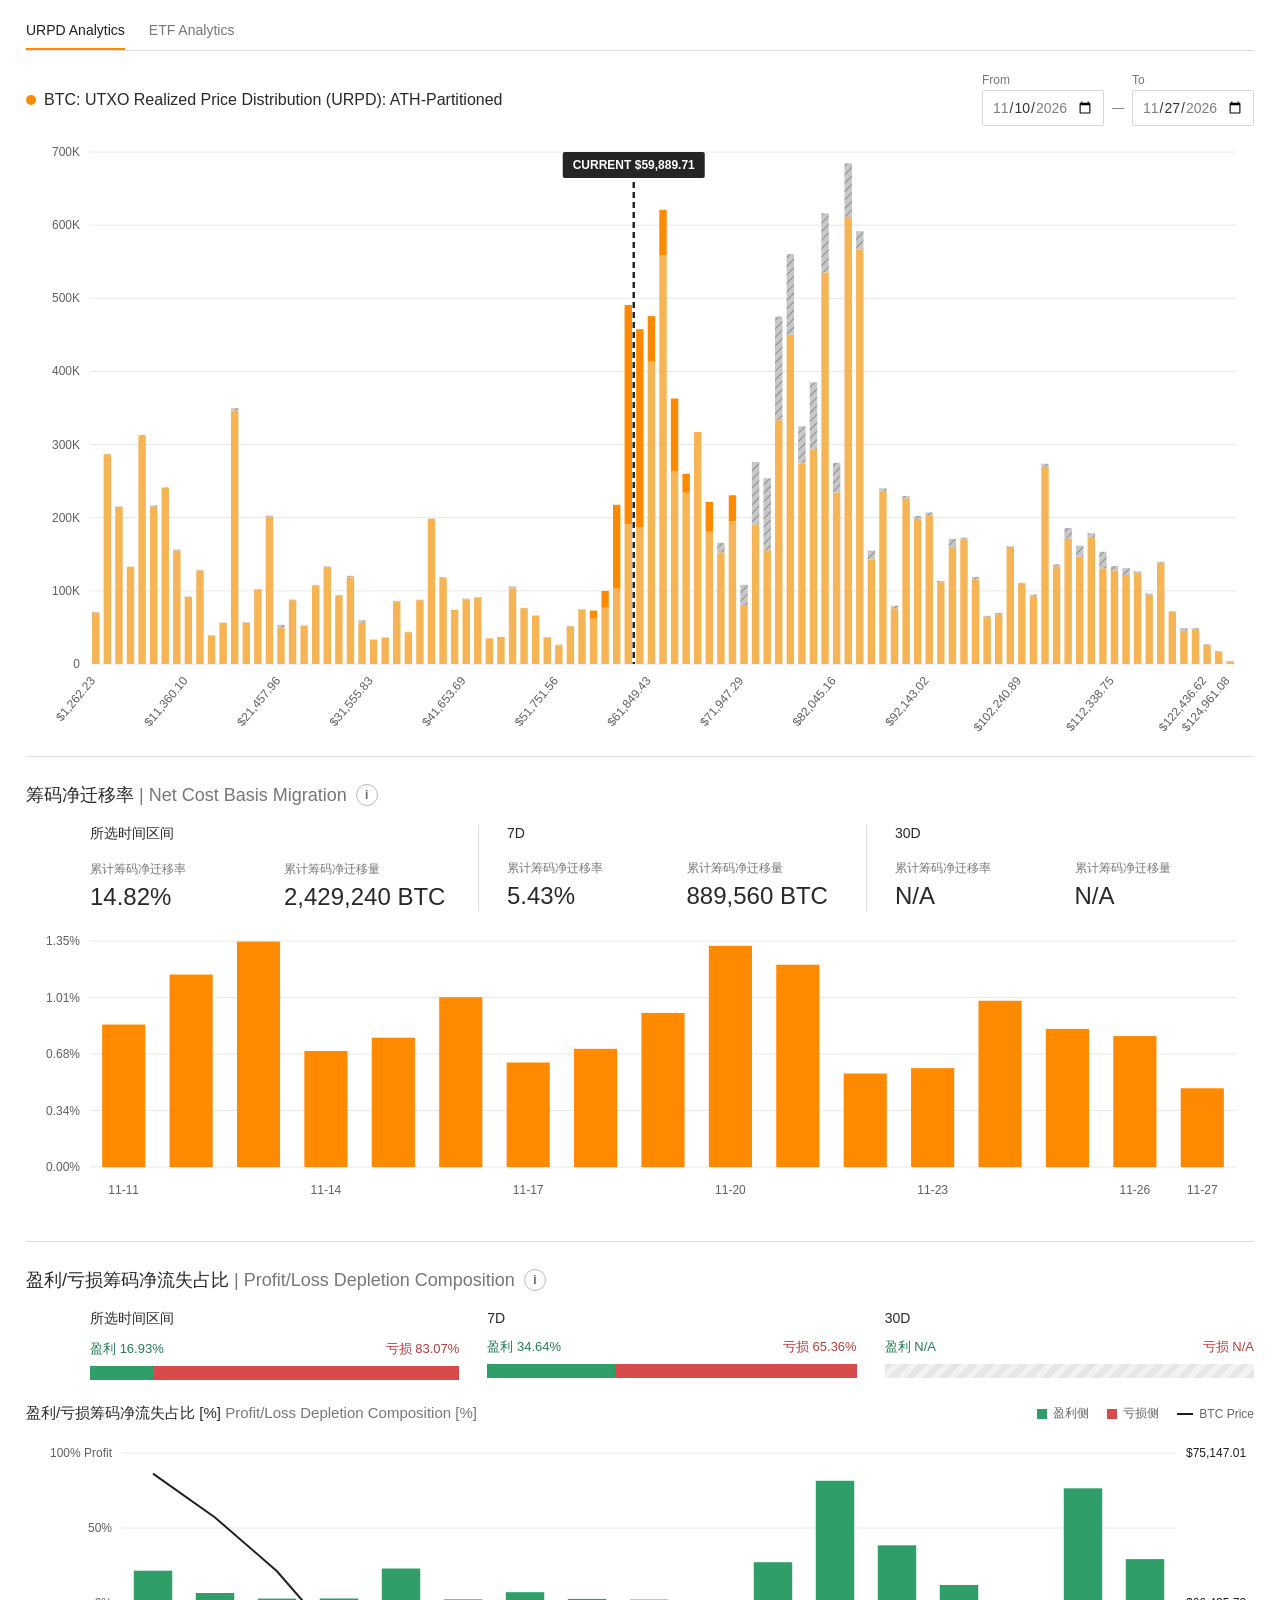
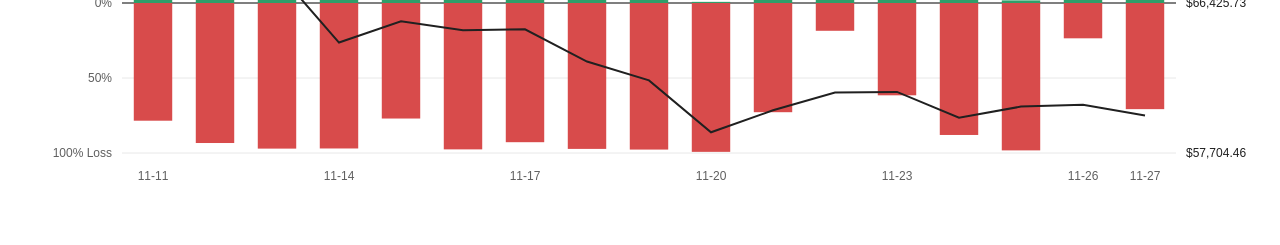
<file: index.html>
<!doctype html>
<html lang="zh-CN">
<head>
  <meta charset="utf-8">
  <meta name="viewport" content="width=device-width, initial-scale=1">
  <title>Bitcoin URPD</title>
  <link rel="stylesheet" href="styles.css">
</head>
<body>
  <main>
    <nav class="site-nav" aria-label="Analytics navigation"><a class="active" href="index.html">URPD Analytics</a><a href="etf.html">ETF Analytics</a></nav>
    <header>
      <h1>BTC: UTXO Realized Price Distribution (URPD): ATH-Partitioned</h1>
      <div class="range-picker">
        <label>From<input id="startDate" type="date" aria-label="起始日期"></label>
        <span>—</span>
        <label>To<input id="endDate" type="date" aria-label="结束日期"></label>
      </div>
    </header>
    <div id="selectionSummary" hidden aria-live="polite">
      <span><small>Price range</small><b id="selectedPrice">—</b></span>
      <span><small>Supply</small><b id="selectedSupply">—</b></span>
      <span><small>Net change</small><b id="selectedChange">—</b></span>
    </div>
    <div id="chartWrap">
      <svg id="chart" role="img" aria-label="Bitcoin UTXO realized price distribution"></svg>
      <div id="tooltip"></div>
    </div>
    <section id="migrationSection" aria-labelledby="migrationTitle">
      <div class="migration-heading">
        <h2 id="migrationTitle">筹码净迁移率 <span>| Net Cost Basis Migration</span></h2>
        <button class="info-button" type="button" aria-label="指标说明">i<span class="info-popover">筹码净迁移率衡量所选时间段内，BTC 在不同成本区间之间的可观察净迁移程度。计算方式为逐日比较 URPD 筹码分布，将每日净迁移量累加后除以期末 BTC 供应量。该指标反映成本分布的重组强度，不等同于实际链上换手率。</span></button>
      </div>
      <div class="migration-periods">
        <div class="migration-period">
          <h3>所选时间区间</h3>
          <div><small>累计筹码净迁移率</small><strong id="migrationRate">—</strong></div>
          <div><small>累计筹码净迁移量</small><strong id="migrationVolume">—</strong></div>
        </div>
        <div class="migration-period">
          <h3>7D</h3>
          <div><small>累计筹码净迁移率</small><strong id="migration7dRate">—</strong></div>
          <div><small>累计筹码净迁移量</small><strong id="migration7dVolume">—</strong></div>
        </div>
        <div class="migration-period">
          <h3>30D</h3>
          <div><small>累计筹码净迁移率</small><strong id="migration30dRate">—</strong></div>
          <div><small>累计筹码净迁移量</small><strong id="migration30dVolume">—</strong></div>
        </div>
      </div>
      <p id="migrationWarning" class="migration-warning" hidden></p>
      <div id="migrationChartWrap">
        <svg id="migrationChart" role="img" aria-label="每日筹码净迁移率"></svg>
        <div id="migrationTooltip"></div>
      </div>
    </section>
    <section id="depletionSection" aria-labelledby="depletionTitle">
      <div class="depletion-heading">
        <h2 id="depletionTitle">盈利/亏损筹码净流失占比 <span>| Profit/Loss Depletion Composition</span></h2>
        <button class="info-button" type="button" aria-label="指标说明">i<span class="info-popover">该指标按日统计各成本区间的筹码净减少量，并根据当日 BTC 价格将其归入盈利侧、亏损侧或跨现价未分类区间。它反映成本分布的净流失构成，不等同于实际卖出、已实现盈亏或链上换手量。</span></button>
      </div>
      <div class="depletion-periods">
        <div class="composition-period">
          <h3>所选时间区间</h3>
          <div class="composition-labels"><span>盈利 <b id="depletionProfit">—</b></span><span>亏损 <b id="depletionLoss">—</b></span></div>
          <div class="composition-track" id="depletionTrack"><i id="depletionProfitBar"></i><i id="depletionLossBar"></i></div>
        </div>
        <div class="composition-period">
          <h3>7D</h3>
          <div class="composition-labels"><span>盈利 <b id="depletion7dProfit">—</b></span><span>亏损 <b id="depletion7dLoss">—</b></span></div>
          <div class="composition-track" id="depletion7dTrack"><i id="depletion7dProfitBar"></i><i id="depletion7dLossBar"></i></div>
        </div>
        <div class="composition-period">
          <h3>30D</h3>
          <div class="composition-labels"><span>盈利 <b id="depletion30dProfit">—</b></span><span>亏损 <b id="depletion30dLoss">—</b></span></div>
          <div class="composition-track" id="depletion30dTrack"><i id="depletion30dProfitBar"></i><i id="depletion30dLossBar"></i></div>
        </div>
      </div>
      <p id="depletionWarning" class="depletion-warning" hidden></p>
      <div class="depletion-chart-heading">
        <h3 class="depletion-chart-title">盈利/亏损筹码净流失占比 [%] <span>Profit/Loss Depletion Composition [%]</span></h3>
        <div class="depletion-legend"><span><i class="profit-key"></i>盈利侧</span><span><i class="loss-key"></i>亏损侧</span><span><i class="price-key"></i>BTC Price</span></div>
      </div>
      <div id="depletionChartWrap">
        <svg id="depletionChart" role="img" aria-label="每日盈利和亏损成本区筹码净流失及 BTC 价格"></svg>
        <div id="depletionTooltip"></div>
      </div>
    </section>
  </main>
  <script src="utxo.js"></script>
  <script src="migration.js"></script>
  <script src="depletion.js"></script>
  <script src="app.js"></script>
</body>
</html>
</file>
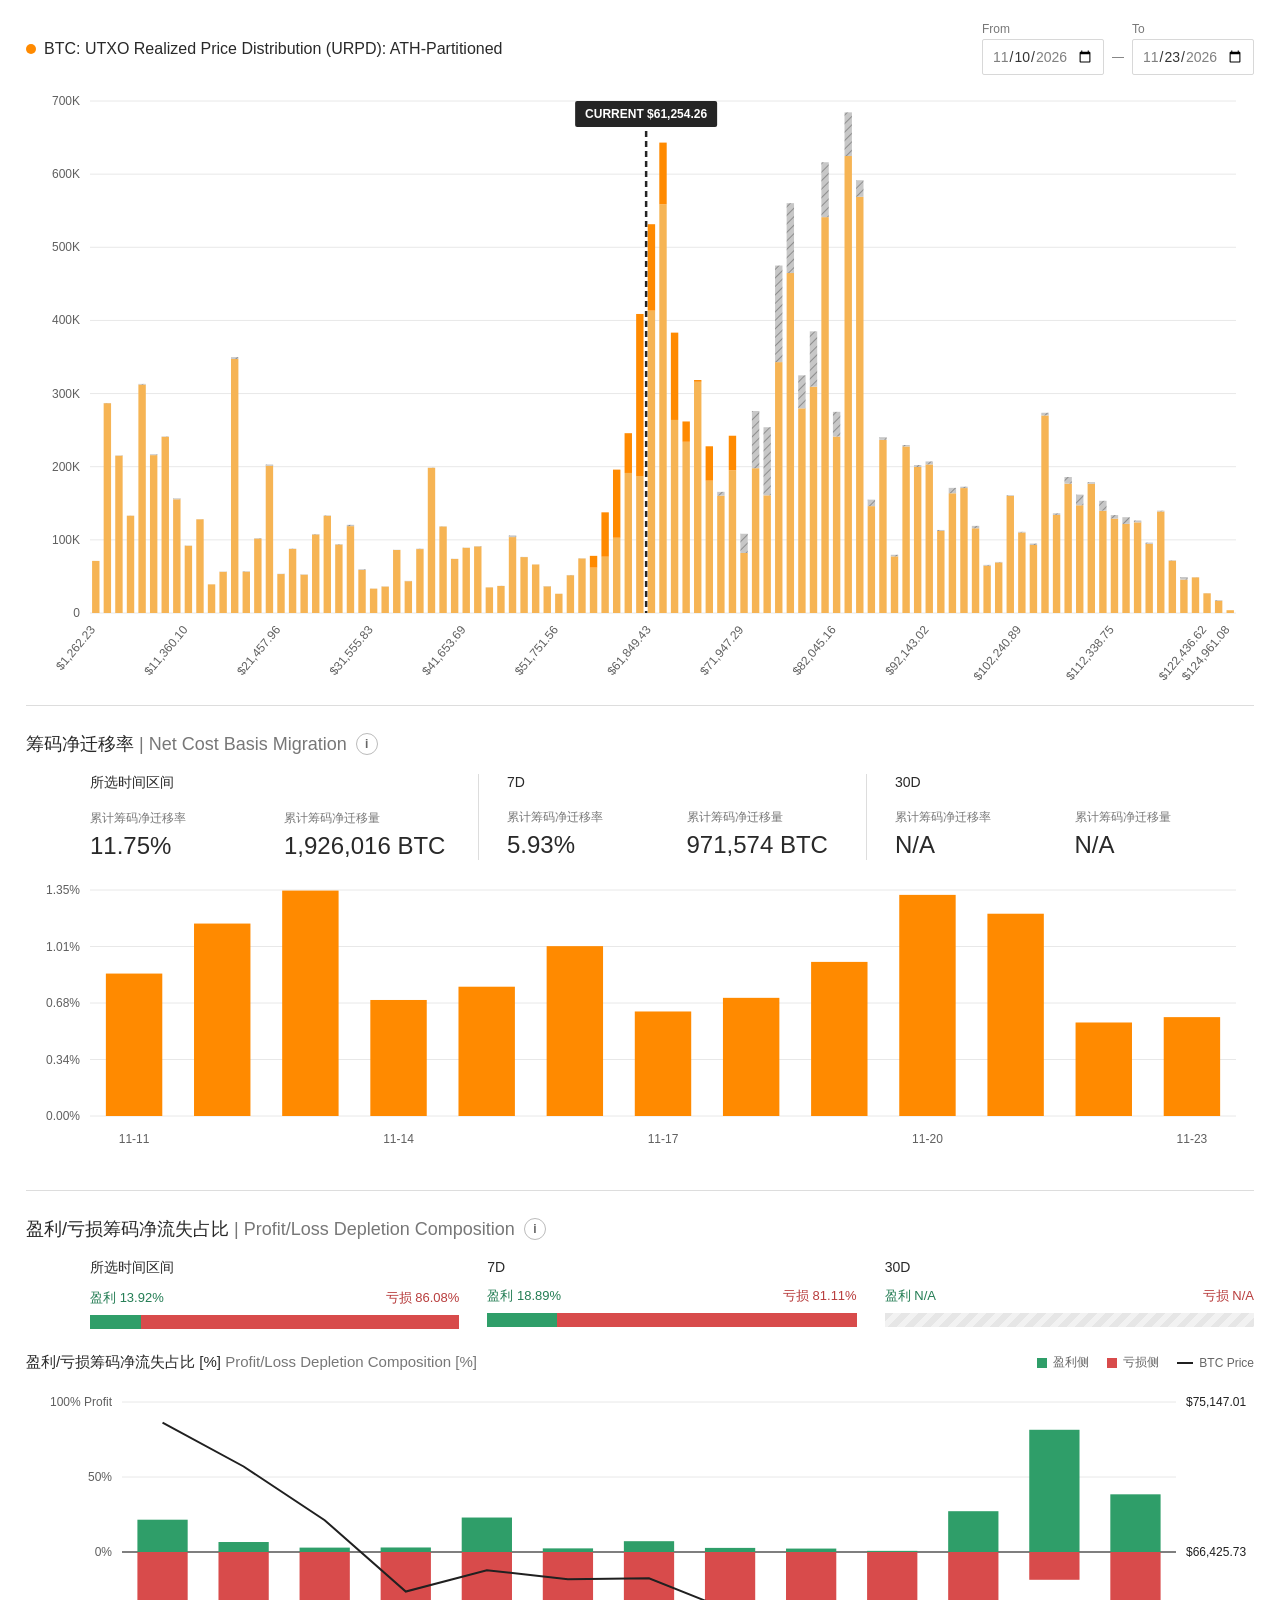
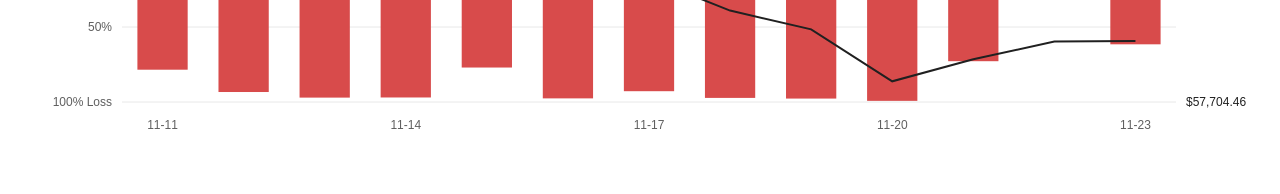
<file: BTC-onchain-pages/index.html>
<!doctype html>
<html lang="zh-CN">
<head>
  <meta charset="utf-8">
  <meta name="viewport" content="width=device-width, initial-scale=1">
  <title>Bitcoin URPD</title>
  <link rel="stylesheet" href="styles.css">
</head>
<body>
  <main>
    <header>
      <h1>BTC: UTXO Realized Price Distribution (URPD): ATH-Partitioned</h1>
      <div class="range-picker">
        <label>From<input id="startDate" type="date" aria-label="起始日期"></label>
        <span>—</span>
        <label>To<input id="endDate" type="date" aria-label="结束日期"></label>
      </div>
    </header>
    <div id="selectionSummary" hidden aria-live="polite">
      <span><small>Price range</small><b id="selectedPrice">—</b></span>
      <span><small>Supply</small><b id="selectedSupply">—</b></span>
      <span><small>Net change</small><b id="selectedChange">—</b></span>
    </div>
    <div id="chartWrap">
      <svg id="chart" role="img" aria-label="Bitcoin UTXO realized price distribution"></svg>
      <div id="tooltip"></div>
    </div>
    <section id="migrationSection" aria-labelledby="migrationTitle">
      <div class="migration-heading">
        <h2 id="migrationTitle">筹码净迁移率 <span>| Net Cost Basis Migration</span></h2>
        <button class="info-button" type="button" aria-label="指标说明">i<span class="info-popover">筹码净迁移率衡量所选时间段内，BTC 在不同成本区间之间的可观察净迁移程度。计算方式为逐日比较 URPD 筹码分布，将每日净迁移量累加后除以期末 BTC 供应量。该指标反映成本分布的重组强度，不等同于实际链上换手率。</span></button>
      </div>
      <div class="migration-periods">
        <div class="migration-period">
          <h3>所选时间区间</h3>
          <div><small>累计筹码净迁移率</small><strong id="migrationRate">—</strong></div>
          <div><small>累计筹码净迁移量</small><strong id="migrationVolume">—</strong></div>
        </div>
        <div class="migration-period">
          <h3>7D</h3>
          <div><small>累计筹码净迁移率</small><strong id="migration7dRate">—</strong></div>
          <div><small>累计筹码净迁移量</small><strong id="migration7dVolume">—</strong></div>
        </div>
        <div class="migration-period">
          <h3>30D</h3>
          <div><small>累计筹码净迁移率</small><strong id="migration30dRate">—</strong></div>
          <div><small>累计筹码净迁移量</small><strong id="migration30dVolume">—</strong></div>
        </div>
      </div>
      <p id="migrationWarning" class="migration-warning" hidden></p>
      <div id="migrationChartWrap">
        <svg id="migrationChart" role="img" aria-label="每日筹码净迁移率"></svg>
        <div id="migrationTooltip"></div>
      </div>
    </section>
    <section id="depletionSection" aria-labelledby="depletionTitle">
      <div class="depletion-heading">
        <h2 id="depletionTitle">盈利/亏损筹码净流失占比 <span>| Profit/Loss Depletion Composition</span></h2>
        <button class="info-button" type="button" aria-label="指标说明">i<span class="info-popover">该指标按日统计各成本区间的筹码净减少量，并根据当日 BTC 价格将其归入盈利侧、亏损侧或跨现价未分类区间。它反映成本分布的净流失构成，不等同于实际卖出、已实现盈亏或链上换手量。</span></button>
      </div>
      <div class="depletion-periods">
        <div class="composition-period">
          <h3>所选时间区间</h3>
          <div class="composition-labels"><span>盈利 <b id="depletionProfit">—</b></span><span>亏损 <b id="depletionLoss">—</b></span></div>
          <div class="composition-track" id="depletionTrack"><i id="depletionProfitBar"></i><i id="depletionLossBar"></i></div>
        </div>
        <div class="composition-period">
          <h3>7D</h3>
          <div class="composition-labels"><span>盈利 <b id="depletion7dProfit">—</b></span><span>亏损 <b id="depletion7dLoss">—</b></span></div>
          <div class="composition-track" id="depletion7dTrack"><i id="depletion7dProfitBar"></i><i id="depletion7dLossBar"></i></div>
        </div>
        <div class="composition-period">
          <h3>30D</h3>
          <div class="composition-labels"><span>盈利 <b id="depletion30dProfit">—</b></span><span>亏损 <b id="depletion30dLoss">—</b></span></div>
          <div class="composition-track" id="depletion30dTrack"><i id="depletion30dProfitBar"></i><i id="depletion30dLossBar"></i></div>
        </div>
      </div>
      <p id="depletionWarning" class="depletion-warning" hidden></p>
      <div class="depletion-chart-heading">
        <h3 class="depletion-chart-title">盈利/亏损筹码净流失占比 [%] <span>Profit/Loss Depletion Composition [%]</span></h3>
        <div class="depletion-legend"><span><i class="profit-key"></i>盈利侧</span><span><i class="loss-key"></i>亏损侧</span><span><i class="price-key"></i>BTC Price</span></div>
      </div>
      <div id="depletionChartWrap">
        <svg id="depletionChart" role="img" aria-label="每日盈利和亏损成本区筹码净流失及 BTC 价格"></svg>
        <div id="depletionTooltip"></div>
      </div>
    </section>
  </main>
  <script src="data/utxo.js"></script>
  <script src="migration.js"></script>
  <script src="depletion.js"></script>
  <script src="app.js"></script>
</body>
</html>
</file>
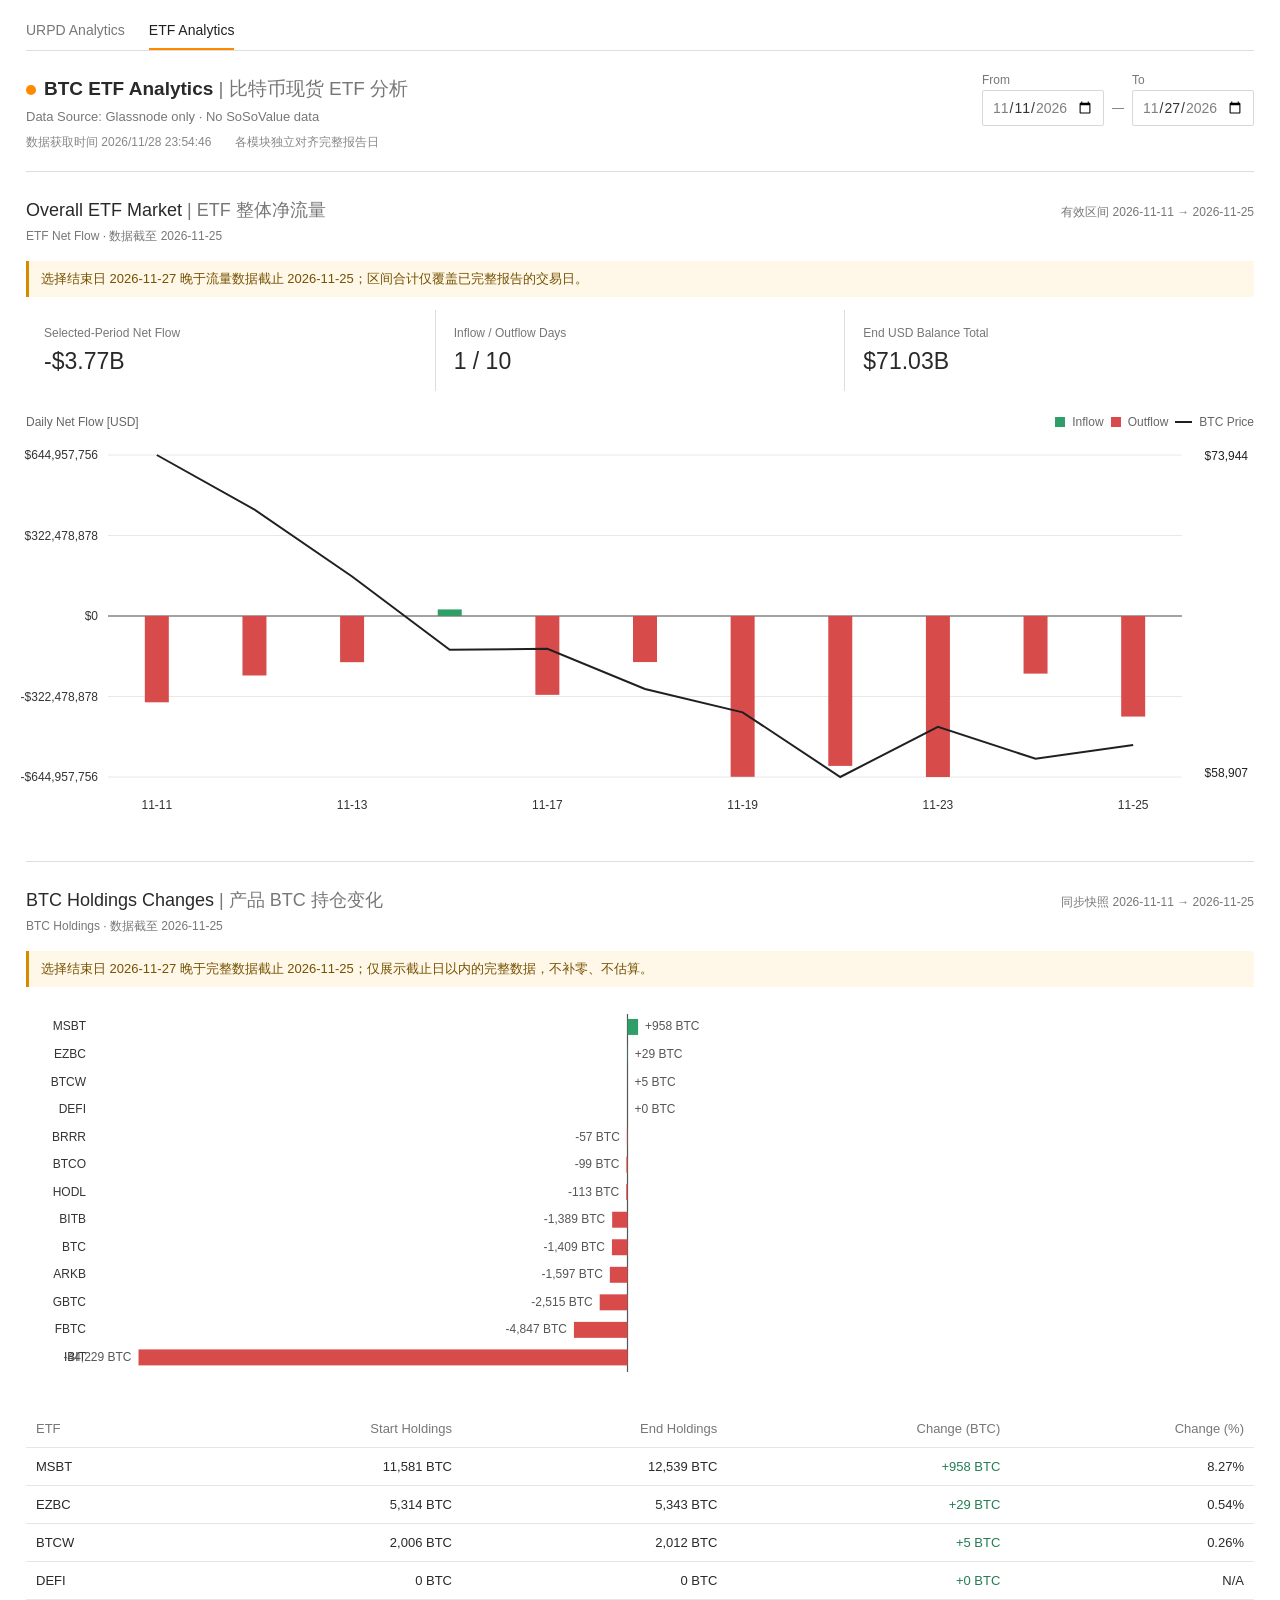
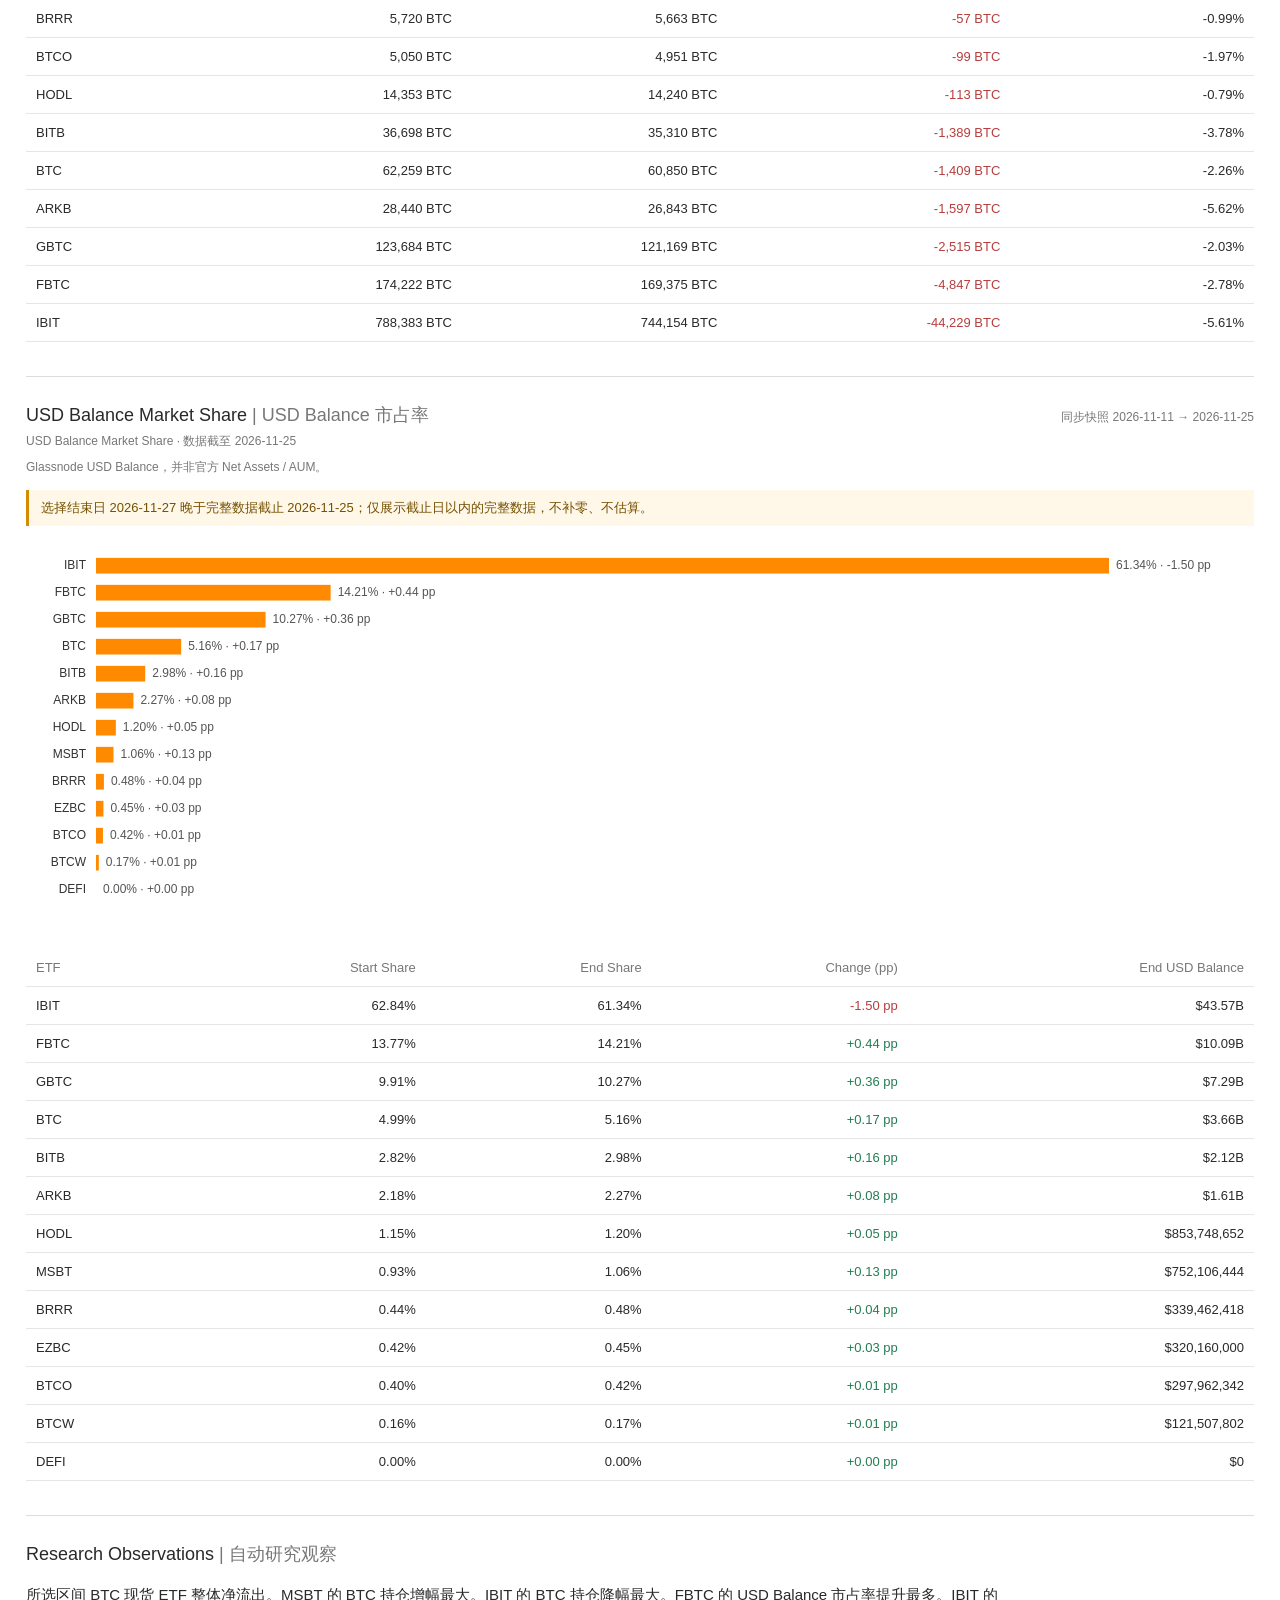
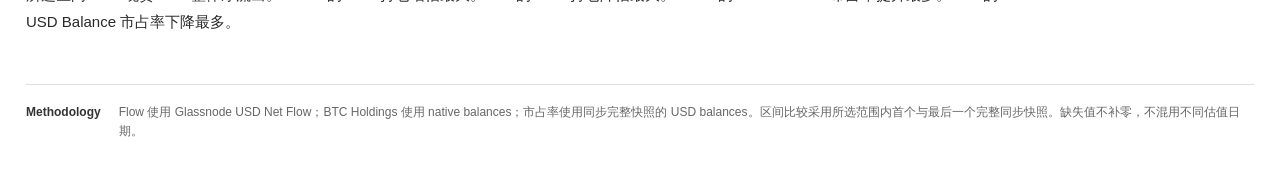
<file: etf.html>
<!doctype html>
<html lang="zh-CN">
<head>
  <meta charset="utf-8">
  <meta name="viewport" content="width=device-width, initial-scale=1">
  <title>BTC ETF Analytics</title>
  <link rel="stylesheet" href="styles.css">
  <link rel="stylesheet" href="etf.css">
</head>
<body>
  <main class="etf-page">
    <nav class="site-nav" aria-label="Analytics navigation"><a href="index.html">URPD Analytics</a><a class="active" href="etf.html">ETF Analytics</a></nav>
    <header class="etf-header">
      <div><h1>BTC ETF Analytics <span>| 比特币现货 ETF 分析</span></h1><p>Data Source: Glassnode only · No SoSoValue data</p></div>
      <div class="range-picker"><label>From<input id="etfStartDate" type="date"></label><span>—</span><label>To<input id="etfEndDate" type="date"></label></div>
    </header>
    <div class="data-meta"><span id="retrievedAt">数据获取时间 —</span><span>各模块独立对齐完整报告日</span></div>

    <section class="etf-section" aria-labelledby="flowTitle">
      <div class="section-heading"><div><h2 id="flowTitle">Overall ETF Market <span>| ETF 整体净流量</span></h2><p id="flowCutoff" class="cutoff">ETF Net Flow · 数据截至 —</p></div><p id="flowEffective" class="effective-date"></p></div>
      <p id="flowWarning" class="module-warning" hidden></p>
      <div class="kpi-grid">
        <article><small>Selected-Period Net Flow</small><strong id="netFlowKpi">—</strong></article>
        <article><small>Inflow / Outflow Days</small><strong id="flowDaysKpi">—</strong></article>
        <article><small>End USD Balance Total</small><strong id="flowAssetsKpi">—</strong></article>
      </div>
      <div class="chart-title"><span>Daily Net Flow [USD]</span><span><i class="legend-positive"></i>Inflow <i class="legend-negative"></i>Outflow <i class="legend-line"></i>BTC Price</span></div>
      <div class="svg-wrap flow-chart-wrap"><svg id="flowChart" role="img" aria-label="Daily ETF net flows and Bitcoin price"></svg><div id="flowTooltip" class="etf-tooltip"></div></div>
    </section>

    <section class="etf-section" aria-labelledby="holdingsTitle">
      <div class="section-heading"><div><h2 id="holdingsTitle">BTC Holdings Changes <span>| 产品 BTC 持仓变化</span></h2><p id="holdingsCutoff" class="cutoff">BTC Holdings · 数据截至 —</p></div><p id="holdingsEffective" class="effective-date"></p></div>
      <p id="holdingsWarning" class="module-warning" hidden></p>
      <div class="svg-wrap ranking-wrap"><svg id="holdingsChart" role="img" aria-label="ETF Bitcoin holdings changes ranking"></svg><div id="holdingsTooltip" class="etf-tooltip"></div></div>
      <div class="table-wrap"><table><thead><tr><th>ETF</th><th>Start Holdings</th><th>End Holdings</th><th><button data-holdings-sort="change">Change (BTC)</button></th><th><button data-holdings-sort="changePct">Change (%)</button></th></tr></thead><tbody id="holdingsTable"></tbody></table></div>
    </section>

    <section class="etf-section" aria-labelledby="shareTitle">
      <div class="section-heading"><div><h2 id="shareTitle">USD Balance Market Share <span>| USD Balance 市占率</span></h2><p id="shareCutoff" class="cutoff">USD Balance Market Share · 数据截至 —</p></div><p id="shareEffective" class="effective-date"></p></div>
      <p class="method-label">Glassnode USD Balance，并非官方 Net Assets / AUM。</p>
      <p id="shareWarning" class="module-warning" hidden></p>
      <div class="svg-wrap ranking-wrap"><svg id="shareChart" role="img" aria-label="ETF USD balance market share ranking"></svg><div id="shareTooltip" class="etf-tooltip"></div></div>
      <div class="table-wrap"><table><thead><tr><th>ETF</th><th>Start Share</th><th>End Share</th><th>Change (pp)</th><th>End USD Balance</th></tr></thead><tbody id="shareTable"></tbody></table></div>
    </section>

    <section class="etf-section observations"><h2>Research Observations <span>| 自动研究观察</span></h2><p id="researchSummary">—</p></section>
    <footer class="methodology"><b>Methodology</b><span>Flow 使用 Glassnode USD Net Flow；BTC Holdings 使用 native balances；市占率使用同步完整快照的 USD balances。区间比较采用所选范围内首个与最后一个完整同步快照。缺失值不补零，不混用不同估值日期。</span></footer>
  </main>
  <script src="etf-data.js"></script>
  <script src="etf-core.js"></script>
  <script src="etf-app.js"></script>
</body>
</html>
</file>
<file: styles.css>
*{box-sizing:border-box}html,body{height:100%;margin:0}body{font-family:Arial,"PingFang SC",sans-serif;color:#292929;background:#fff}main{height:100%;min-height:560px;padding:22px 26px 12px;display:flex;flex-direction:column}header{display:flex;align-items:center;justify-content:space-between;gap:20px;margin-bottom:18px}h1{margin:0;font-size:1rem;font-weight:500}h1::before{content:"";display:inline-block;width:10px;height:10px;margin-right:8px;border-radius:50%;background:#ff8a00}.range-picker{display:flex;align-items:end;gap:8px;color:#777;font-size:12px}.range-picker label{display:flex;flex-direction:column;gap:3px}.range-picker span{height:36px;display:flex;align-items:center}.range-picker input{height:36px;border:1px solid #d8d8d8;border-radius:2px;background:#fff;padding:0 9px;color:#333;font:14px Arial,sans-serif}#selectionSummary{display:flex;align-items:center;gap:32px;margin:-4px 0 12px 64px}#selectionSummary[hidden]{display:none}#selectionSummary span{display:flex;align-items:baseline;gap:8px}#selectionSummary small{color:#777;font-size:12px}#selectionSummary b{font-size:14px;font-weight:500}#chartWrap{position:relative;flex:1;min-height:500px;user-select:none}#chart{display:block;width:100%;height:100%;overflow:visible;touch-action:none}.grid{stroke:#e8e8e8;stroke-width:1}.axis{fill:#5f5f5f;font:12px Arial,sans-serif}.bar-hit{fill:transparent;cursor:crosshair}.retained{fill:#f6b454}.increase{fill:#ff8a00}.decrease{fill:url(#decreasePattern)}.single{fill:#ff8a00}.bar-group:hover .retained,.bar-group:hover .single{fill:#e99a2c}.bar-group:hover .increase{fill:#e77600}.selection-band{fill:#3d79b8;fill-opacity:.12;stroke:#3d79b8;stroke-width:1;pointer-events:none}.selection-edge{stroke:#3d79b8;stroke-width:2;pointer-events:none}.price{stroke:#252525;stroke-width:2.5;stroke-dasharray:6 4}.price-label-bg{fill:#252525}.price-label{fill:#fff;font:600 12px Arial,sans-serif}.crosshair{stroke:#97a4b0;stroke-width:1;stroke-dasharray:2 2;pointer-events:none}#tooltip{display:none;position:absolute;pointer-events:none;z-index:2;min-width:310px;background:#fff;border:1px solid #ddd;box-shadow:0 4px 18px rgba(0,0,0,.16);font-size:.88rem;white-space:nowrap}.tip-price,.tip-row{padding:9px 12px}.tip-price{border-bottom:1px solid #e7e7e7;font-weight:600}.tip-row{display:flex;justify-content:space-between;gap:22px}.tip-row+.tip-row{padding-top:0}.tip-row span{color:#777}.positive{color:#e77600}.negative{color:#666}@media(max-width:700px){main{padding:16px 12px 8px}header{align-items:flex-start;flex-direction:column;gap:10px}h1{font-size:.85rem}.range-picker{width:100%}.range-picker label{flex:1}.range-picker input{width:100%;min-width:0}#selectionSummary{margin:0 0 10px;gap:10px;align-items:flex-start;flex-direction:column}#chartWrap{min-height:430px}.axis{font-size:10px}}
.site-nav{display:flex;gap:24px;border-bottom:1px solid #ddd;margin-bottom:22px}.site-nav a{padding:0 0 10px;color:#777;text-decoration:none;font-size:14px}.site-nav a.active{color:#202020;border-bottom:2px solid #ff8a00}

main{height:auto;min-height:100%}#chartWrap{height:min(68vh,680px);flex:none}.migration-heading{display:flex;align-items:center;gap:9px;margin-bottom:18px}.migration-heading h2{margin:0;font-size:18px;font-weight:500}.migration-heading h2 span{color:#777;font-weight:400}.info-button{position:relative;width:22px;height:22px;border:1px solid #bbb;border-radius:50%;background:#fff;color:#666;font:600 12px Arial,sans-serif}.info-popover{display:none;position:absolute;left:28px;top:-8px;z-index:5;width:390px;padding:12px 14px;background:#252525;color:#fff;text-align:left;font:400 13px/1.55 Arial,"PingFang SC",sans-serif;box-shadow:0 4px 18px rgba(0,0,0,.18)}.info-button:hover .info-popover,.info-button:focus .info-popover{display:block}.migration-metrics{display:flex;gap:56px;margin:0 0 18px 64px}.migration-metrics div{display:flex;flex-direction:column;gap:5px}.migration-metrics small{color:#777;font-size:12px}.migration-metrics strong{font-size:26px;font-weight:500}.migration-warning{margin:0 0 12px 64px;color:#8b5b00;font-size:13px}#migrationSection{border-top:1px solid #ddd;padding:26px 0 32px}#migrationChartWrap{position:relative;height:280px}#migrationChart{display:block;width:100%;height:100%;overflow:visible}.migration-bar{fill:#ff8a00}.migration-bar:hover{fill:#e77600}#migrationTooltip{display:none;position:absolute;z-index:6;pointer-events:none;background:#fff;border:1px solid #ddd;box-shadow:0 4px 18px rgba(0,0,0,.16);padding:10px 12px;font-size:13px;line-height:1.55;white-space:nowrap}@media(max-width:700px){.migration-heading{align-items:flex-start}.migration-heading h2{font-size:16px}.migration-metrics{margin-left:0;gap:20px;flex-direction:column}.info-popover{left:auto;right:0;top:28px;width:min(330px,85vw)}.migration-warning{margin-left:0}#migrationChartWrap{height:240px}}
main{height:auto;min-height:100%}#chartWrap{height:min(68vh,680px);flex:none}.migration-heading{display:flex;align-items:center;gap:9px;margin-bottom:18px}.migration-heading h2{margin:0;font-size:18px;font-weight:500}.migration-heading h2 span{color:#777;font-weight:400}.info-button{position:relative;width:22px;height:22px;border:1px solid #bbb;border-radius:50%;background:#fff;color:#666;font:600 12px Arial,sans-serif}.info-popover{display:none;position:absolute;left:28px;top:-8px;z-index:5;width:390px;padding:12px 14px;background:#252525;color:#fff;text-align:left;font:400 13px/1.55 Arial,"PingFang SC",sans-serif;box-shadow:0 4px 18px rgba(0,0,0,.18)}.info-button:hover .info-popover,.info-button:focus .info-popover{display:block}.migration-periods{display:grid;grid-template-columns:repeat(3,minmax(0,1fr));gap:0;margin:0 0 18px 64px}.migration-period{display:grid;grid-template-columns:1fr 1fr;gap:18px 28px;padding:0 28px;border-left:1px solid #ddd}.migration-period:first-child{padding-left:0;border-left:0}.migration-period h3{grid-column:1/-1;margin:0;font-size:14px;font-weight:500}.migration-period div{display:flex;flex-direction:column;gap:5px;min-width:0}.migration-period small{color:#777;font-size:12px}.migration-period strong{font-size:24px;font-weight:500;white-space:nowrap}.migration-warning{margin:0 0 12px 64px;color:#8b5b00;font-size:13px}#migrationSection{border-top:1px solid #ddd;padding:26px 0 32px}#migrationChartWrap{position:relative;height:280px}#migrationChart{display:block;width:100%;height:100%;overflow:visible}.migration-bar{fill:#ff8a00}.migration-bar:hover{fill:#e77600}#migrationTooltip{display:none;position:absolute;z-index:6;pointer-events:none;background:#fff;border:1px solid #ddd;box-shadow:0 4px 18px rgba(0,0,0,.16);padding:10px 12px;font-size:13px;line-height:1.55;white-space:nowrap}@media(max-width:900px){.migration-periods{margin-left:0;grid-template-columns:1fr}.migration-period,.migration-period:first-child{padding:16px 0;border-left:0;border-top:1px solid #eee}.migration-period:first-child{padding-top:0;border-top:0}}@media(max-width:700px){.migration-heading{align-items:flex-start}.migration-heading h2{font-size:16px}.info-popover{left:auto;right:0;top:28px;width:min(330px,85vw)}.migration-warning{margin-left:0}#migrationChartWrap{height:240px}}

#depletionSection{border-top:1px solid #ddd;padding:26px 0 38px}.depletion-heading{display:flex;align-items:center;gap:9px;margin-bottom:18px}.depletion-heading h2{margin:0;font-size:18px;font-weight:500}.depletion-heading h2 span,.depletion-chart-title span{color:#777;font-weight:400}.depletion-periods{display:grid;grid-template-columns:repeat(3,minmax(0,1fr));margin:0 0 18px 64px}.depletion-period{display:grid;grid-template-columns:1fr 1fr;gap:18px 28px;padding:0 28px;border-left:1px solid #ddd}.depletion-period:first-child{padding-left:0;border-left:0}.depletion-period h3{grid-column:1/-1;margin:0;font-size:14px;font-weight:500}.depletion-period div{display:flex;flex-direction:column;gap:5px;min-width:0}.depletion-period small,.depletion-quality small{color:#777;font-size:12px}.depletion-period strong{font-size:18px;font-weight:500;white-space:nowrap}.depletion-quality{display:flex;gap:34px;margin:0 0 16px 64px}.depletion-quality span{display:flex;align-items:baseline;gap:8px}.depletion-quality b{font-size:14px;font-weight:500}.depletion-warning{margin:0 0 14px 64px;color:#8b5b00;font-size:13px}.depletion-chart-title{margin:24px 0 12px;font-size:15px;font-weight:500}#depletionChartWrap{position:relative;height:360px}#depletionChart{display:block;width:100%;height:100%;overflow:visible}.depletion-profit{fill:#2f9e69}.depletion-loss{fill:#d84b4b}.depletion-price-line{fill:none;stroke:#202020;stroke-width:2}.depletion-zero{stroke:#555;stroke-width:1.5}.depletion-price-axis{fill:#202020;font:12px Arial,sans-serif}#depletionTooltip{display:none;position:absolute;z-index:6;pointer-events:none;background:#fff;border:1px solid #ddd;box-shadow:0 4px 18px rgba(0,0,0,.16);padding:10px 12px;font-size:13px;line-height:1.65;white-space:nowrap}@media(max-width:900px){.depletion-periods{margin-left:0;grid-template-columns:1fr}.depletion-period,.depletion-period:first-child{padding:16px 0;border-left:0;border-top:1px solid #eee}.depletion-period:first-child{padding-top:0;border-top:0}.depletion-quality{margin-left:0;flex-direction:column;gap:8px}}@media(max-width:700px){.depletion-heading{align-items:flex-start}.depletion-heading h2{font-size:16px}.depletion-warning{margin-left:0}#depletionChartWrap{height:300px}}
#depletionSection{border-top:1px solid #ddd;padding:26px 0 38px}.depletion-heading{display:flex;align-items:center;gap:9px;margin-bottom:18px}.depletion-heading h2{margin:0;font-size:18px;font-weight:500}.depletion-heading h2 span,.depletion-chart-title span{color:#777;font-weight:400}.depletion-periods{display:grid;grid-template-columns:repeat(3,minmax(0,1fr));margin:0 0 18px 64px}.depletion-period{display:grid;grid-template-columns:1fr 1fr;gap:18px 28px;padding:0 28px;border-left:1px solid #ddd}.depletion-period:first-child{padding-left:0;border-left:0}.depletion-period h3{grid-column:1/-1;margin:0;font-size:14px;font-weight:500}.depletion-period div{display:flex;flex-direction:column;gap:5px;min-width:0}.depletion-period small,.depletion-quality small{color:#777;font-size:12px}.depletion-period strong{font-size:18px;font-weight:500;white-space:nowrap}#depletionProfit,#depletion7dProfit,#depletion30dProfit{color:#247d54}#depletionLoss,#depletion7dLoss,#depletion30dLoss{color:#b83d3d}.depletion-quality{display:flex;gap:34px;margin:0 0 16px 64px}.depletion-quality span{display:flex;align-items:baseline;gap:8px}.depletion-quality b{font-size:14px;font-weight:500}.depletion-warning{margin:0 0 14px 64px;color:#8b5b00;font-size:13px}.depletion-chart-heading{display:flex;align-items:center;justify-content:space-between;gap:20px;margin:24px 0 12px}.depletion-chart-title{margin:0;font-size:15px;font-weight:500}.depletion-legend{display:flex;gap:18px;color:#666;font-size:12px}.depletion-legend span{display:flex;align-items:center;gap:6px}.depletion-legend i{display:inline-block;width:10px;height:10px}.profit-key{background:#2f9e69}.loss-key{background:#d84b4b}.depletion-legend .price-key{width:16px;height:0;border-top:2px solid #202020}#depletionChartWrap{position:relative;height:360px}#depletionChart{display:block;width:100%;height:100%;overflow:visible}.depletion-profit{fill:#2f9e69}.depletion-loss{fill:#d84b4b}.depletion-profit-text{color:#247d54}.depletion-loss-text{color:#b83d3d}.depletion-price-line{fill:none;stroke:#202020;stroke-width:2}.depletion-zero{stroke:#555;stroke-width:1.5}.depletion-price-axis{fill:#202020;font:12px Arial,sans-serif}#depletionTooltip{display:none;position:absolute;z-index:6;pointer-events:none;background:#fff;border:1px solid #ddd;box-shadow:0 4px 18px rgba(0,0,0,.16);padding:10px 12px;font-size:13px;line-height:1.65;white-space:nowrap}@media(max-width:900px){.depletion-periods{margin-left:0;grid-template-columns:1fr}.depletion-period,.depletion-period:first-child{padding:16px 0;border-left:0;border-top:1px solid #eee}.depletion-period:first-child{padding-top:0;border-top:0}.depletion-quality{margin-left:0;flex-direction:column;gap:8px}}@media(max-width:700px){.depletion-heading{align-items:flex-start}.depletion-heading h2{font-size:16px}.depletion-warning{margin-left:0}.depletion-chart-heading{align-items:flex-start;flex-direction:column}.depletion-legend{flex-wrap:wrap}#depletionChartWrap{height:300px}}

.depletion-periods{gap:28px;margin-left:64px}.composition-period{min-width:0}.composition-period h3{margin:0 0 12px;font-size:14px;font-weight:500}.composition-labels{display:flex;justify-content:space-between;gap:16px;margin-bottom:8px;font-size:13px}.composition-labels span:first-child,.composition-labels span:first-child b{color:#247d54}.composition-labels span:last-child,.composition-labels span:last-child b{color:#b83d3d}.composition-labels b{font-weight:500}.composition-track{display:flex;width:100%;height:14px;overflow:hidden;background:#e6e6e6}.composition-track i{display:block;height:100%;transition:width .2s ease}.composition-track i:first-child{background:#2f9e69}.composition-track i:last-child{background:#d84b4b}.composition-track.is-na{background:repeating-linear-gradient(135deg,#e6e6e6 0,#e6e6e6 6px,#f2f2f2 6px,#f2f2f2 12px)}.quality-note{color:#8b5b00}@media(max-width:900px){.depletion-periods{margin-left:0}.composition-period{padding:16px 0;border-top:1px solid #eee}.composition-period:first-child{padding-top:0;border-top:0}}
</file>
<file: BTC-onchain-pages/styles.css>
*{box-sizing:border-box}html,body{height:100%;margin:0}body{font-family:Arial,"PingFang SC",sans-serif;color:#292929;background:#fff}main{height:100%;min-height:560px;padding:22px 26px 12px;display:flex;flex-direction:column}header{display:flex;align-items:center;justify-content:space-between;gap:20px;margin-bottom:18px}h1{margin:0;font-size:1rem;font-weight:500}h1::before{content:"";display:inline-block;width:10px;height:10px;margin-right:8px;border-radius:50%;background:#ff8a00}.range-picker{display:flex;align-items:end;gap:8px;color:#777;font-size:12px}.range-picker label{display:flex;flex-direction:column;gap:3px}.range-picker span{height:36px;display:flex;align-items:center}.range-picker input{height:36px;border:1px solid #d8d8d8;border-radius:2px;background:#fff;padding:0 9px;color:#333;font:14px Arial,sans-serif}#selectionSummary{display:flex;align-items:center;gap:32px;margin:-4px 0 12px 64px}#selectionSummary[hidden]{display:none}#selectionSummary span{display:flex;align-items:baseline;gap:8px}#selectionSummary small{color:#777;font-size:12px}#selectionSummary b{font-size:14px;font-weight:500}#chartWrap{position:relative;flex:1;min-height:500px;user-select:none}#chart{display:block;width:100%;height:100%;overflow:visible;touch-action:none}.grid{stroke:#e8e8e8;stroke-width:1}.axis{fill:#5f5f5f;font:12px Arial,sans-serif}.bar-hit{fill:transparent;cursor:crosshair}.retained{fill:#f6b454}.increase{fill:#ff8a00}.decrease{fill:url(#decreasePattern)}.single{fill:#ff8a00}.bar-group:hover .retained,.bar-group:hover .single{fill:#e99a2c}.bar-group:hover .increase{fill:#e77600}.selection-band{fill:#3d79b8;fill-opacity:.12;stroke:#3d79b8;stroke-width:1;pointer-events:none}.selection-edge{stroke:#3d79b8;stroke-width:2;pointer-events:none}.price{stroke:#252525;stroke-width:2.5;stroke-dasharray:6 4}.price-label-bg{fill:#252525}.price-label{fill:#fff;font:600 12px Arial,sans-serif}.crosshair{stroke:#97a4b0;stroke-width:1;stroke-dasharray:2 2;pointer-events:none}#tooltip{display:none;position:absolute;pointer-events:none;z-index:2;min-width:310px;background:#fff;border:1px solid #ddd;box-shadow:0 4px 18px rgba(0,0,0,.16);font-size:.88rem;white-space:nowrap}.tip-price,.tip-row{padding:9px 12px}.tip-price{border-bottom:1px solid #e7e7e7;font-weight:600}.tip-row{display:flex;justify-content:space-between;gap:22px}.tip-row+.tip-row{padding-top:0}.tip-row span{color:#777}.positive{color:#e77600}.negative{color:#666}@media(max-width:700px){main{padding:16px 12px 8px}header{align-items:flex-start;flex-direction:column;gap:10px}h1{font-size:.85rem}.range-picker{width:100%}.range-picker label{flex:1}.range-picker input{width:100%;min-width:0}#selectionSummary{margin:0 0 10px;gap:10px;align-items:flex-start;flex-direction:column}#chartWrap{min-height:430px}.axis{font-size:10px}}

main{height:auto;min-height:100%}#chartWrap{height:min(68vh,680px);flex:none}.migration-heading{display:flex;align-items:center;gap:9px;margin-bottom:18px}.migration-heading h2{margin:0;font-size:18px;font-weight:500}.migration-heading h2 span{color:#777;font-weight:400}.info-button{position:relative;width:22px;height:22px;border:1px solid #bbb;border-radius:50%;background:#fff;color:#666;font:600 12px Arial,sans-serif}.info-popover{display:none;position:absolute;left:28px;top:-8px;z-index:5;width:390px;padding:12px 14px;background:#252525;color:#fff;text-align:left;font:400 13px/1.55 Arial,"PingFang SC",sans-serif;box-shadow:0 4px 18px rgba(0,0,0,.18)}.info-button:hover .info-popover,.info-button:focus .info-popover{display:block}.migration-metrics{display:flex;gap:56px;margin:0 0 18px 64px}.migration-metrics div{display:flex;flex-direction:column;gap:5px}.migration-metrics small{color:#777;font-size:12px}.migration-metrics strong{font-size:26px;font-weight:500}.migration-warning{margin:0 0 12px 64px;color:#8b5b00;font-size:13px}#migrationSection{border-top:1px solid #ddd;padding:26px 0 32px}#migrationChartWrap{position:relative;height:280px}#migrationChart{display:block;width:100%;height:100%;overflow:visible}.migration-bar{fill:#ff8a00}.migration-bar:hover{fill:#e77600}#migrationTooltip{display:none;position:absolute;z-index:6;pointer-events:none;background:#fff;border:1px solid #ddd;box-shadow:0 4px 18px rgba(0,0,0,.16);padding:10px 12px;font-size:13px;line-height:1.55;white-space:nowrap}@media(max-width:700px){.migration-heading{align-items:flex-start}.migration-heading h2{font-size:16px}.migration-metrics{margin-left:0;gap:20px;flex-direction:column}.info-popover{left:auto;right:0;top:28px;width:min(330px,85vw)}.migration-warning{margin-left:0}#migrationChartWrap{height:240px}}
main{height:auto;min-height:100%}#chartWrap{height:min(68vh,680px);flex:none}.migration-heading{display:flex;align-items:center;gap:9px;margin-bottom:18px}.migration-heading h2{margin:0;font-size:18px;font-weight:500}.migration-heading h2 span{color:#777;font-weight:400}.info-button{position:relative;width:22px;height:22px;border:1px solid #bbb;border-radius:50%;background:#fff;color:#666;font:600 12px Arial,sans-serif}.info-popover{display:none;position:absolute;left:28px;top:-8px;z-index:5;width:390px;padding:12px 14px;background:#252525;color:#fff;text-align:left;font:400 13px/1.55 Arial,"PingFang SC",sans-serif;box-shadow:0 4px 18px rgba(0,0,0,.18)}.info-button:hover .info-popover,.info-button:focus .info-popover{display:block}.migration-periods{display:grid;grid-template-columns:repeat(3,minmax(0,1fr));gap:0;margin:0 0 18px 64px}.migration-period{display:grid;grid-template-columns:1fr 1fr;gap:18px 28px;padding:0 28px;border-left:1px solid #ddd}.migration-period:first-child{padding-left:0;border-left:0}.migration-period h3{grid-column:1/-1;margin:0;font-size:14px;font-weight:500}.migration-period div{display:flex;flex-direction:column;gap:5px;min-width:0}.migration-period small{color:#777;font-size:12px}.migration-period strong{font-size:24px;font-weight:500;white-space:nowrap}.migration-warning{margin:0 0 12px 64px;color:#8b5b00;font-size:13px}#migrationSection{border-top:1px solid #ddd;padding:26px 0 32px}#migrationChartWrap{position:relative;height:280px}#migrationChart{display:block;width:100%;height:100%;overflow:visible}.migration-bar{fill:#ff8a00}.migration-bar:hover{fill:#e77600}#migrationTooltip{display:none;position:absolute;z-index:6;pointer-events:none;background:#fff;border:1px solid #ddd;box-shadow:0 4px 18px rgba(0,0,0,.16);padding:10px 12px;font-size:13px;line-height:1.55;white-space:nowrap}@media(max-width:900px){.migration-periods{margin-left:0;grid-template-columns:1fr}.migration-period,.migration-period:first-child{padding:16px 0;border-left:0;border-top:1px solid #eee}.migration-period:first-child{padding-top:0;border-top:0}}@media(max-width:700px){.migration-heading{align-items:flex-start}.migration-heading h2{font-size:16px}.info-popover{left:auto;right:0;top:28px;width:min(330px,85vw)}.migration-warning{margin-left:0}#migrationChartWrap{height:240px}}

#depletionSection{border-top:1px solid #ddd;padding:26px 0 38px}.depletion-heading{display:flex;align-items:center;gap:9px;margin-bottom:18px}.depletion-heading h2{margin:0;font-size:18px;font-weight:500}.depletion-heading h2 span,.depletion-chart-title span{color:#777;font-weight:400}.depletion-periods{display:grid;grid-template-columns:repeat(3,minmax(0,1fr));margin:0 0 18px 64px}.depletion-period{display:grid;grid-template-columns:1fr 1fr;gap:18px 28px;padding:0 28px;border-left:1px solid #ddd}.depletion-period:first-child{padding-left:0;border-left:0}.depletion-period h3{grid-column:1/-1;margin:0;font-size:14px;font-weight:500}.depletion-period div{display:flex;flex-direction:column;gap:5px;min-width:0}.depletion-period small,.depletion-quality small{color:#777;font-size:12px}.depletion-period strong{font-size:18px;font-weight:500;white-space:nowrap}.depletion-quality{display:flex;gap:34px;margin:0 0 16px 64px}.depletion-quality span{display:flex;align-items:baseline;gap:8px}.depletion-quality b{font-size:14px;font-weight:500}.depletion-warning{margin:0 0 14px 64px;color:#8b5b00;font-size:13px}.depletion-chart-title{margin:24px 0 12px;font-size:15px;font-weight:500}#depletionChartWrap{position:relative;height:360px}#depletionChart{display:block;width:100%;height:100%;overflow:visible}.depletion-profit{fill:#2f9e69}.depletion-loss{fill:#d84b4b}.depletion-price-line{fill:none;stroke:#202020;stroke-width:2}.depletion-zero{stroke:#555;stroke-width:1.5}.depletion-price-axis{fill:#202020;font:12px Arial,sans-serif}#depletionTooltip{display:none;position:absolute;z-index:6;pointer-events:none;background:#fff;border:1px solid #ddd;box-shadow:0 4px 18px rgba(0,0,0,.16);padding:10px 12px;font-size:13px;line-height:1.65;white-space:nowrap}@media(max-width:900px){.depletion-periods{margin-left:0;grid-template-columns:1fr}.depletion-period,.depletion-period:first-child{padding:16px 0;border-left:0;border-top:1px solid #eee}.depletion-period:first-child{padding-top:0;border-top:0}.depletion-quality{margin-left:0;flex-direction:column;gap:8px}}@media(max-width:700px){.depletion-heading{align-items:flex-start}.depletion-heading h2{font-size:16px}.depletion-warning{margin-left:0}#depletionChartWrap{height:300px}}
#depletionSection{border-top:1px solid #ddd;padding:26px 0 38px}.depletion-heading{display:flex;align-items:center;gap:9px;margin-bottom:18px}.depletion-heading h2{margin:0;font-size:18px;font-weight:500}.depletion-heading h2 span,.depletion-chart-title span{color:#777;font-weight:400}.depletion-periods{display:grid;grid-template-columns:repeat(3,minmax(0,1fr));margin:0 0 18px 64px}.depletion-period{display:grid;grid-template-columns:1fr 1fr;gap:18px 28px;padding:0 28px;border-left:1px solid #ddd}.depletion-period:first-child{padding-left:0;border-left:0}.depletion-period h3{grid-column:1/-1;margin:0;font-size:14px;font-weight:500}.depletion-period div{display:flex;flex-direction:column;gap:5px;min-width:0}.depletion-period small,.depletion-quality small{color:#777;font-size:12px}.depletion-period strong{font-size:18px;font-weight:500;white-space:nowrap}#depletionProfit,#depletion7dProfit,#depletion30dProfit{color:#247d54}#depletionLoss,#depletion7dLoss,#depletion30dLoss{color:#b83d3d}.depletion-quality{display:flex;gap:34px;margin:0 0 16px 64px}.depletion-quality span{display:flex;align-items:baseline;gap:8px}.depletion-quality b{font-size:14px;font-weight:500}.depletion-warning{margin:0 0 14px 64px;color:#8b5b00;font-size:13px}.depletion-chart-heading{display:flex;align-items:center;justify-content:space-between;gap:20px;margin:24px 0 12px}.depletion-chart-title{margin:0;font-size:15px;font-weight:500}.depletion-legend{display:flex;gap:18px;color:#666;font-size:12px}.depletion-legend span{display:flex;align-items:center;gap:6px}.depletion-legend i{display:inline-block;width:10px;height:10px}.profit-key{background:#2f9e69}.loss-key{background:#d84b4b}.depletion-legend .price-key{width:16px;height:0;border-top:2px solid #202020}#depletionChartWrap{position:relative;height:360px}#depletionChart{display:block;width:100%;height:100%;overflow:visible}.depletion-profit{fill:#2f9e69}.depletion-loss{fill:#d84b4b}.depletion-profit-text{color:#247d54}.depletion-loss-text{color:#b83d3d}.depletion-price-line{fill:none;stroke:#202020;stroke-width:2}.depletion-zero{stroke:#555;stroke-width:1.5}.depletion-price-axis{fill:#202020;font:12px Arial,sans-serif}#depletionTooltip{display:none;position:absolute;z-index:6;pointer-events:none;background:#fff;border:1px solid #ddd;box-shadow:0 4px 18px rgba(0,0,0,.16);padding:10px 12px;font-size:13px;line-height:1.65;white-space:nowrap}@media(max-width:900px){.depletion-periods{margin-left:0;grid-template-columns:1fr}.depletion-period,.depletion-period:first-child{padding:16px 0;border-left:0;border-top:1px solid #eee}.depletion-period:first-child{padding-top:0;border-top:0}.depletion-quality{margin-left:0;flex-direction:column;gap:8px}}@media(max-width:700px){.depletion-heading{align-items:flex-start}.depletion-heading h2{font-size:16px}.depletion-warning{margin-left:0}.depletion-chart-heading{align-items:flex-start;flex-direction:column}.depletion-legend{flex-wrap:wrap}#depletionChartWrap{height:300px}}

.depletion-periods{gap:28px;margin-left:64px}.composition-period{min-width:0}.composition-period h3{margin:0 0 12px;font-size:14px;font-weight:500}.composition-labels{display:flex;justify-content:space-between;gap:16px;margin-bottom:8px;font-size:13px}.composition-labels span:first-child,.composition-labels span:first-child b{color:#247d54}.composition-labels span:last-child,.composition-labels span:last-child b{color:#b83d3d}.composition-labels b{font-weight:500}.composition-track{display:flex;width:100%;height:14px;overflow:hidden;background:#e6e6e6}.composition-track i{display:block;height:100%;transition:width .2s ease}.composition-track i:first-child{background:#2f9e69}.composition-track i:last-child{background:#d84b4b}.composition-track.is-na{background:repeating-linear-gradient(135deg,#e6e6e6 0,#e6e6e6 6px,#f2f2f2 6px,#f2f2f2 12px)}.quality-note{color:#8b5b00}@media(max-width:900px){.depletion-periods{margin-left:0}.composition-period{padding:16px 0;border-top:1px solid #eee}.composition-period:first-child{padding-top:0;border-top:0}}
</file>
<file: etf.css>
.site-nav{display:flex;gap:24px;border-bottom:1px solid #ddd;margin-bottom:22px}.site-nav a{padding:0 0 10px;color:#777;text-decoration:none;font-size:14px}.site-nav a.active{color:#202020;border-bottom:2px solid #ff8a00}.etf-page{max-width:1500px;margin:auto}.etf-header{margin-bottom:8px}.etf-header h1{font-size:19px;font-weight:600}.etf-header h1 span,.etf-section h2 span{color:#777;font-weight:400}.etf-header p{margin:7px 0 0;color:#777;font-size:13px}.data-meta{display:flex;gap:24px;color:#888;font-size:12px;margin:0 0 20px}.etf-section{border-top:1px solid #ddd;padding:26px 0 34px}.section-heading{display:flex;align-items:flex-start;justify-content:space-between;gap:24px;margin-bottom:16px}.etf-section h2{margin:0;font-size:18px;font-weight:500}.cutoff,.effective-date,.method-label{margin:6px 0 0;color:#777;font-size:12px}.effective-date{text-align:right}.method-label{margin:-7px 0 14px}.module-warning{padding:9px 12px;border-left:3px solid #d58a00;background:#fff8e8;color:#765000;font-size:13px}.kpi-grid{display:grid;grid-template-columns:repeat(3,1fr);gap:1px;background:#ddd;margin-bottom:24px}.kpi-grid article{background:#fff;padding:16px 18px}.kpi-grid small{display:block;color:#777;font-size:12px;margin-bottom:8px}.kpi-grid strong{font-size:23px;font-weight:500}.chart-title{display:flex;justify-content:space-between;color:#666;font-size:12px;margin-bottom:8px}.chart-title span:last-child{display:flex;align-items:center;gap:7px}.chart-title i{display:inline-block;width:10px;height:10px}.legend-positive{background:#2f9e69}.legend-negative{background:#d84b4b}.chart-title .legend-line{width:17px;height:0;border-top:2px solid #202020}.svg-wrap{position:relative}.flow-chart-wrap{height:390px}.ranking-wrap{height:390px;margin-bottom:20px}.svg-wrap svg{display:block;width:100%;height:100%;overflow:visible}.etf-tooltip{display:none;position:absolute;z-index:8;pointer-events:none;padding:10px 12px;background:#fff;border:1px solid #ddd;box-shadow:0 4px 18px rgba(0,0,0,.16);font-size:13px;line-height:1.6;white-space:nowrap}.etf-positive{fill:#2f9e69}.etf-negative{fill:#d84b4b}.etf-price-line{fill:none;stroke:#202020;stroke-width:2}.etf-zero{stroke:#555;stroke-width:1.2}.rank-label{fill:#333;font:12px Arial,sans-serif}.rank-value{fill:#555;font:12px Arial,sans-serif}.table-wrap{overflow-x:auto}table{width:100%;border-collapse:collapse;font-size:13px}th,td{padding:11px 10px;border-bottom:1px solid #e6e6e6;text-align:right;white-space:nowrap}th:first-child,td:first-child{text-align:left}th{color:#777;font-weight:500}th button{border:0;background:none;color:inherit;font:inherit;cursor:pointer;padding:0}td.positive-value{color:#247d54}td.negative-value{color:#b83d3d}.observations p{max-width:1000px;font-size:15px;line-height:1.8}.methodology{display:flex;gap:18px;padding:18px 0 28px;border-top:1px solid #ddd;color:#666;font-size:12px;line-height:1.6}.methodology b{color:#333}.axis-right{fill:#202020;font:12px Arial,sans-serif}@media(max-width:760px){.site-nav{gap:18px}.etf-header,.section-heading{flex-direction:column}.effective-date{text-align:left}.data-meta{flex-direction:column;gap:6px}.kpi-grid{grid-template-columns:1fr}.flow-chart-wrap{height:320px}.ranking-wrap{height:430px}.chart-title{align-items:flex-start;flex-direction:column;gap:8px}.methodology{flex-direction:column}.etf-page{padding-left:12px;padding-right:12px}}
</file>
